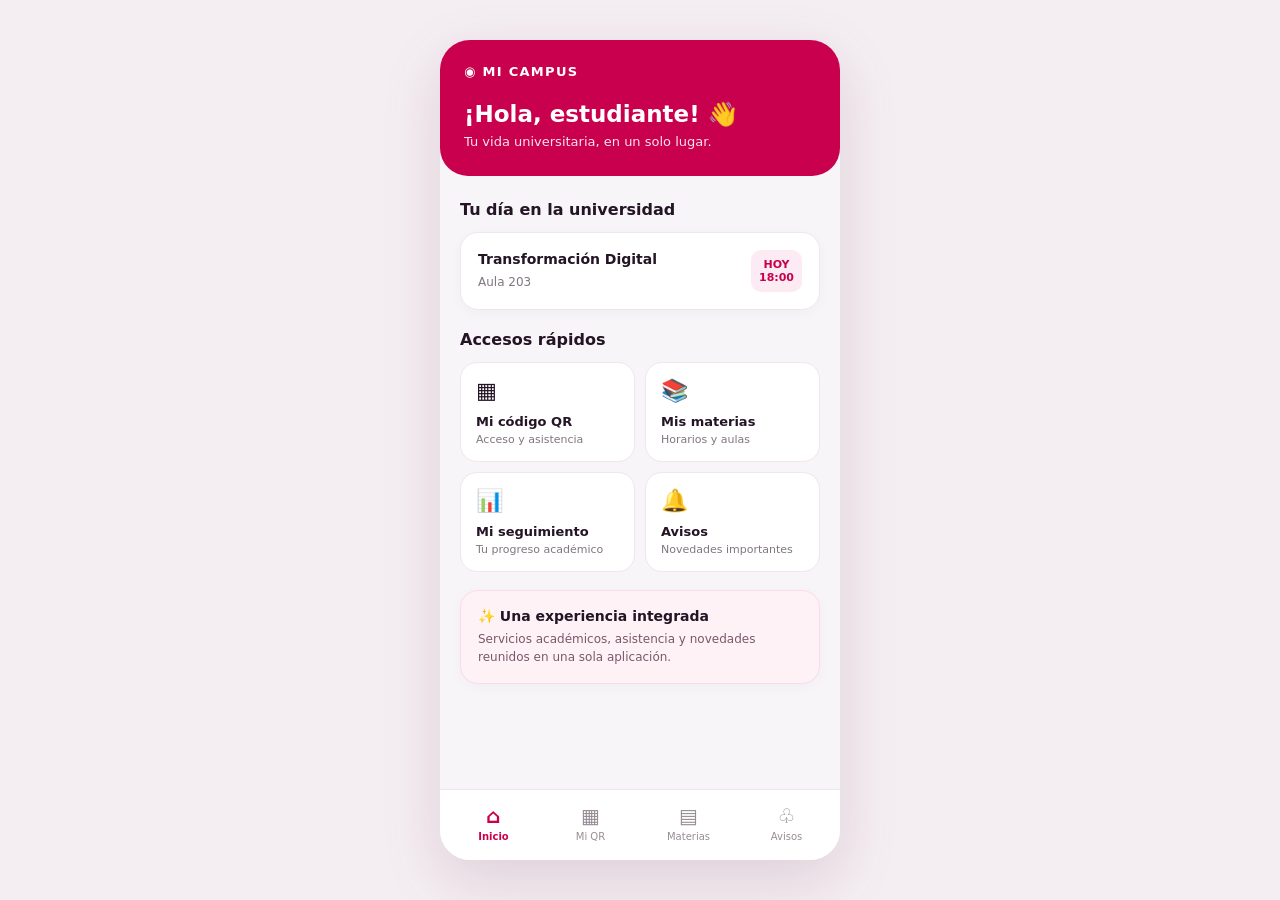
<file: index.html>
<!DOCTYPE html>
<html lang="es">
<head>
<meta charset="UTF-8"><meta name="viewport" content="width=device-width, initial-scale=1">
<title>Mi Campus</title>
<style>
:root{--pink:#c9004d;--dark:#241426;--muted:#817680;--bg:#f7f5f7;--border:#eee7ec}*{box-sizing:border-box}body{margin:0;background:#f4eef2;color:var(--dark);font-family:system-ui,-apple-system,BlinkMacSystemFont,"Segoe UI",sans-serif}.stage{min-height:100vh;display:flex;justify-content:center;align-items:center;padding:24px}.phone{width:100%;max-width:400px;height:min(820px,calc(100vh - 48px));min-height:600px;background:var(--bg);border-radius:30px;overflow:hidden;box-shadow:0 20px 60px #6d244026;position:relative;display:flex;flex-direction:column}.top{background:var(--pink);color:white;padding:24px 24px 27px;border-radius:0 0 28px 28px}.brand{font-size:13px;letter-spacing:.1em;font-weight:800;display:flex;justify-content:space-between;align-items:center}.top h1{font-size:23px;line-height:1.2;margin:22px 0 5px}.top p{font-size:13px;margin:0;color:#ffe1ec}.content{overflow:auto;flex:1;padding:20px 20px 95px}.screen{display:none}.screen.active{display:block}.section-title{font-size:16px;margin:4px 0 13px}.card{background:#fff;border:1px solid var(--border);border-radius:18px;padding:17px;margin-bottom:13px;box-shadow:0 3px 14px #3e123708}.card h3{font-size:14px;margin:0 0 6px}.card p{font-size:12px;line-height:1.5;color:var(--muted);margin:0}.today{display:flex;justify-content:space-between;gap:10px;align-items:center}.time{background:#fcebf2;color:var(--pink);font-size:11px;font-weight:700;border-radius:10px;padding:8px;text-align:center;white-space:nowrap}.grid{display:grid;grid-template-columns:1fr 1fr;gap:10px}.shortcut{background:white;border:1px solid var(--border);border-radius:17px;padding:15px;text-align:left;color:var(--dark);cursor:pointer;min-height:100px;font:inherit}.shortcut:hover,.nav button:hover{background:#fff6fa}.icon{display:block;font-size:22px;margin-bottom:8px}.shortcut strong{font-size:13px}.shortcut small{display:block;color:var(--muted);font-size:11px;margin-top:3px}.notice{background:#fff2f6;border:1px solid #f8dce7}.notice p{color:#79586a}.nav{position:absolute;bottom:0;left:0;right:0;background:#fff;border-top:1px solid var(--border);display:flex;justify-content:space-around;padding:9px 5px 13px}.nav button{border:0;background:none;color:#978d95;cursor:pointer;border-radius:10px;font:inherit;font-size:10px;padding:5px 10px;min-width:61px}.nav button span{display:block;font-size:20px;margin-bottom:3px}.nav button.selected{color:var(--pink);font-weight:700}.button{border:0;border-radius:12px;background:var(--pink);color:white;font-weight:700;font-size:13px;padding:12px 15px;cursor:pointer;width:100%;margin-top:15px}.button:disabled{background:#b9aeb3;cursor:default}.qr-wrap{text-align:center;padding:24px 18px}.qr{display:block;width:160px;height:160px;margin:12px auto 15px;image-rendering:pixelated;border:8px solid white;outline:1px solid var(--border)}.tag{display:inline-block;background:#e8f7ee;color:#26834d;border-radius:20px;padding:5px 9px;font-size:10px;font-weight:700}.row{display:flex;justify-content:space-between;gap:12px;align-items:center}.row + .row{border-top:1px solid var(--border);margin-top:14px;padding-top:14px}.small{font-size:11px;color:var(--muted)}.progress{height:8px;border-radius:20px;background:#f1e6eb;margin-top:12px;overflow:hidden}.progress span{display:block;background:var(--pink);height:100%;width:75%;border-radius:20px}.back{background:none;border:0;padding:0;color:var(--pink);font-size:12px;font-weight:700;cursor:pointer;margin-bottom:15px}@media(max-width:480px){body{background:var(--bg)}.stage{padding:0}.phone{max-width:none;height:100dvh;min-height:0;border-radius:0;box-shadow:none}}
</style>
</head>
<body><main class="stage"><div class="phone"><header class="top"><div class="brand"><span>◉ MI CAMPUS</span></div><h1 id="heading">¡Hola, estudiante! 👋</h1><p id="subheading">Tu vida universitaria, en un solo lugar.</p></header>
<div class="content" id="content">
<section class="screen active" id="inicio"><h2 class="section-title">Tu día en la universidad</h2><div class="card today"><div><h3>Transformación Digital</h3><p>Aula 203</p></div><div class="time">HOY<br>18:00</div></div><h2 class="section-title" style="margin-top:20px">Accesos rápidos</h2><div class="grid"><button class="shortcut" onclick="show('qr')"><span class="icon">▦</span><strong>Mi código QR</strong><small>Acceso y asistencia</small></button><button class="shortcut" onclick="show('materias')"><span class="icon">📚</span><strong>Mis materias</strong><small>Horarios y aulas</small></button><button class="shortcut" onclick="show('seguimiento')"><span class="icon">📊</span><strong>Mi seguimiento</strong><small>Tu progreso académico</small></button><button class="shortcut" onclick="show('avisos')"><span class="icon">🔔</span><strong>Avisos</strong><small>Novedades importantes</small></button></div><div class="card notice" style="margin-top:18px"><h3>✨ Una experiencia integrada</h3><p>Servicios académicos, asistencia y novedades reunidos en una sola aplicación.</p></div></section>
<section class="screen" id="qr"><button class="back" onclick="show('inicio')">← Volver al inicio</button><h2 class="section-title">Mi código universitario</h2><div class="card qr-wrap"><span class="tag">IDENTIDAD DEL ESTUDIANTE</span><canvas class="qr" id="qrCanvas" width="210" height="210" aria-label="Código universitario"></canvas><h3>Estudiante</h3><p>Presentá tu código para ingresar o registrar tu asistencia.</p><button class="button" id="attendanceButton" onclick="registerAttendance()">Registrar asistencia</button><p class="small" id="attendanceStatus" style="margin-top:12px"></p></div></section>
<section class="screen" id="materias"><button class="back" onclick="show('inicio')">← Volver al inicio</button><h2 class="section-title">Mis materias y horarios</h2><div class="card"><div class="row"><div><h3>Transformación Digital</h3><p>Lunes · Aula 203</p></div><span class="time">18:00</span></div><div class="row"><div><h3>Ciencia de Datos</h3><p>Miércoles · Aula 105</p></div><span class="time">19:00</span></div><div class="row"><div><h3>Analítica Aplicada</h3><p>Viernes · Aula 301</p></div><span class="time">18:00</span></div></div></section>
<section class="screen" id="seguimiento"><button class="back" onclick="show('inicio')">← Volver al inicio</button><h2 class="section-title">Mi seguimiento</h2><div class="card"><div class="row"><div><h3>Asistencia</h3><p>Transformación Digital</p></div><strong style="color:var(--pink)">75 %</strong></div><div class="progress"><span></span></div></div><div class="card notice"><h3>💡 Acompañamiento académico</h3><p>El seguimiento de tu progreso ayuda a la universidad a ofrecerte apoyo oportuno.</p></div></section>
<section class="screen" id="avisos"><button class="back" onclick="show('inicio')">← Volver al inicio</button><h2 class="section-title">Avisos institucionales</h2><div class="card"><h3>📍 Cambio de aula</h3><p>La clase de hoy se realizará en el aula 203.</p></div><div class="card"><h3>📅 Recordatorio académico</h3><p>Consultá tus próximos horarios desde la app.</p></div></section>
</div><nav class="nav" aria-label="Navegación principal"><button class="selected" data-screen="inicio" onclick="show('inicio')"><span>⌂</span>Inicio</button><button data-screen="qr" onclick="show('qr')"><span>▦</span>Mi QR</button><button data-screen="materias" onclick="show('materias')"><span>▤</span>Materias</button><button data-screen="avisos" onclick="show('avisos')"><span>♧</span>Avisos</button></nav></div></main>
<script>
const names={inicio:['¡Hola, estudiante! 👋','Tu vida universitaria, en un solo lugar.'],qr:['Tu credencial digital','Acceso y asistencia desde la app.'],materias:['Tu cursada','Toda tu información académica.'],seguimiento:['Tu progreso','Información para acompañarte mejor.'],avisos:['Novedades','Tus comunicaciones en un solo lugar.']};function show(id){document.querySelectorAll('.screen').forEach(e=>e.classList.toggle('active',e.id===id));document.querySelectorAll('.nav button').forEach(e=>e.classList.toggle('selected',e.dataset.screen===id));document.getElementById('heading').textContent=names[id][0];document.getElementById('subheading').textContent=names[id][1];document.getElementById('content').scrollTop=0}function registerAttendance(){document.getElementById('attendanceStatus').textContent='✓ Tu asistencia fue registrada.';let b=document.getElementById('attendanceButton');b.textContent='Asistencia registrada';b.disabled=true}
const canvas=document.getElementById('qrCanvas'),ctx=canvas.getContext('2d'),n=21,s=10;ctx.fillStyle='#fff';ctx.fillRect(0,0,210,210);function finder(x,y){ctx.fillStyle='#241426';ctx.fillRect(x*s,y*s,7*s,7*s);ctx.fillStyle='white';ctx.fillRect((x+1)*s,(y+1)*s,5*s,5*s);ctx.fillStyle='#241426';ctx.fillRect((x+2)*s,(y+2)*s,3*s,3*s)}for(let y=0;y<n;y++)for(let x=0;x<n;x++){let reserved=(x<8&&y<8)||(x>12&&y<8)||(x<8&&y>12);if(!reserved&&((x*17+y*29+x*y*7)%11<5)){ctx.fillStyle='#241426';ctx.fillRect(x*s,y*s,s,s)}}finder(0,0);finder(14,0);finder(0,14);
</script></body></html>
</file>
